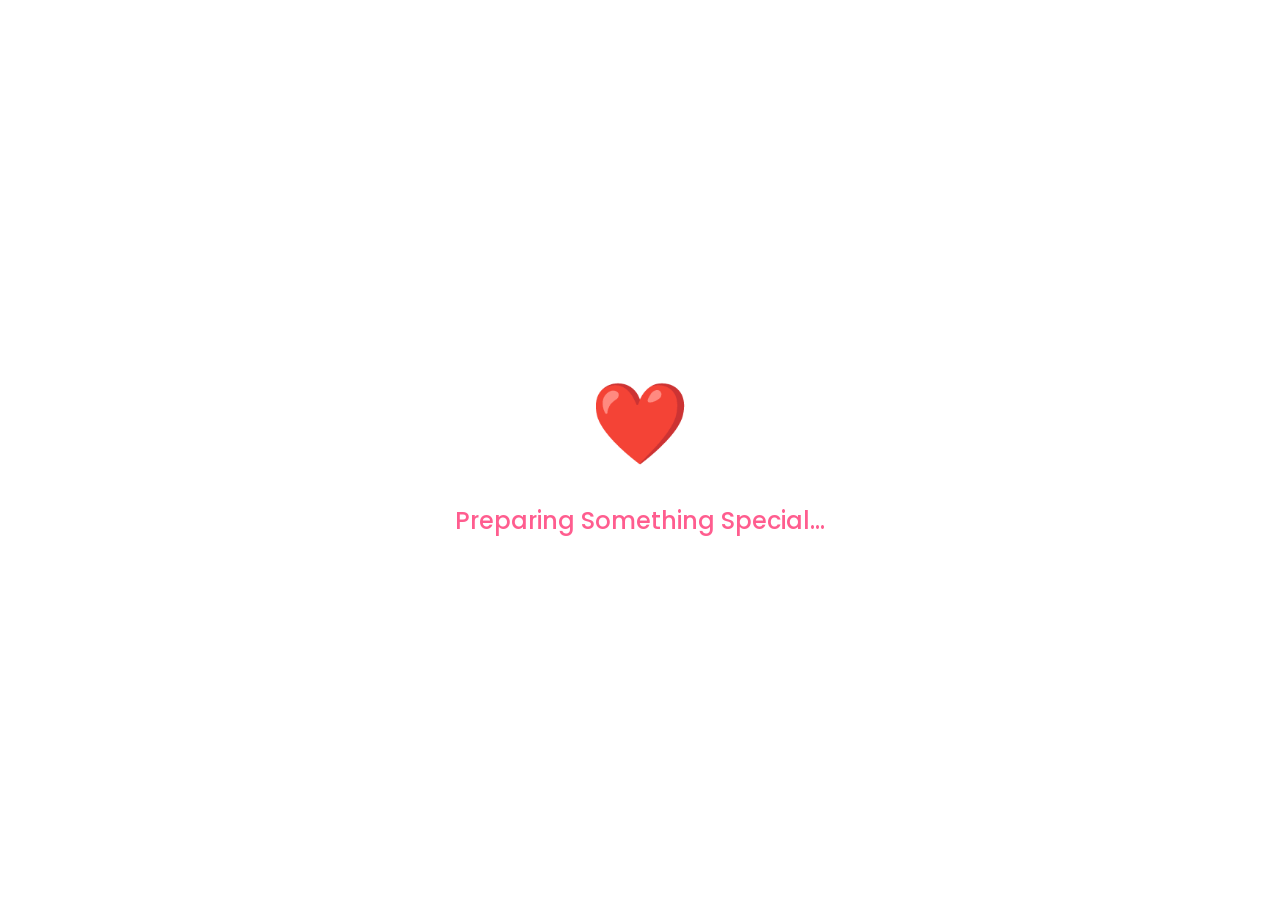
<file: index.html>
<!DOCTYPE html>
<html lang="en">

<head>

<meta charset="UTF-8">

<meta name="viewport"
content="width=device-width, initial-scale=1.0">

<title>For My Beautiful Girl ❤️</title>

<link rel="preconnect"
href="https://fonts.googleapis.com">

<link rel="preconnect"
href="https://fonts.gstatic.com"
crossorigin>

<link href="https://fonts.googleapis.com/css2?family=Poppins:wght@300;400;500;600;700&family=Dancing+Script:wght@700&display=swap"
rel="stylesheet">

<link rel="stylesheet"
href="css/style.css">

</head>

<body>

<!-- Loader -->

<div id="loader">

<div class="loader-heart">

❤️

</div>

<h2>

Preparing Something Special...

</h2>

</div>

<!-- Background -->

<div class="bg-blur bg1"></div>

<div class="bg-blur bg2"></div>

<div id="hearts"></div>

<div id="sparkles"></div>

<!-- Main -->

<section class="landing">

<div class="glass-card">

<div class="top">

<span class="emoji">

🎁

</span>

</div>

<h1>

A Little Surprise

</h1>

<h2>

Just For You

</h2>

<p>

I wanted to make something instead of just saying something.

I hope this little surprise makes you smile.

❤️

</p>

<button id="openBtn">

Open My Surprise 💌

</button>

<div class="scrollText">

Made with lots of love 🤍

</div>

</div>


</section>

<script src="js/script.js"></script>

</body>

</html>
</file>
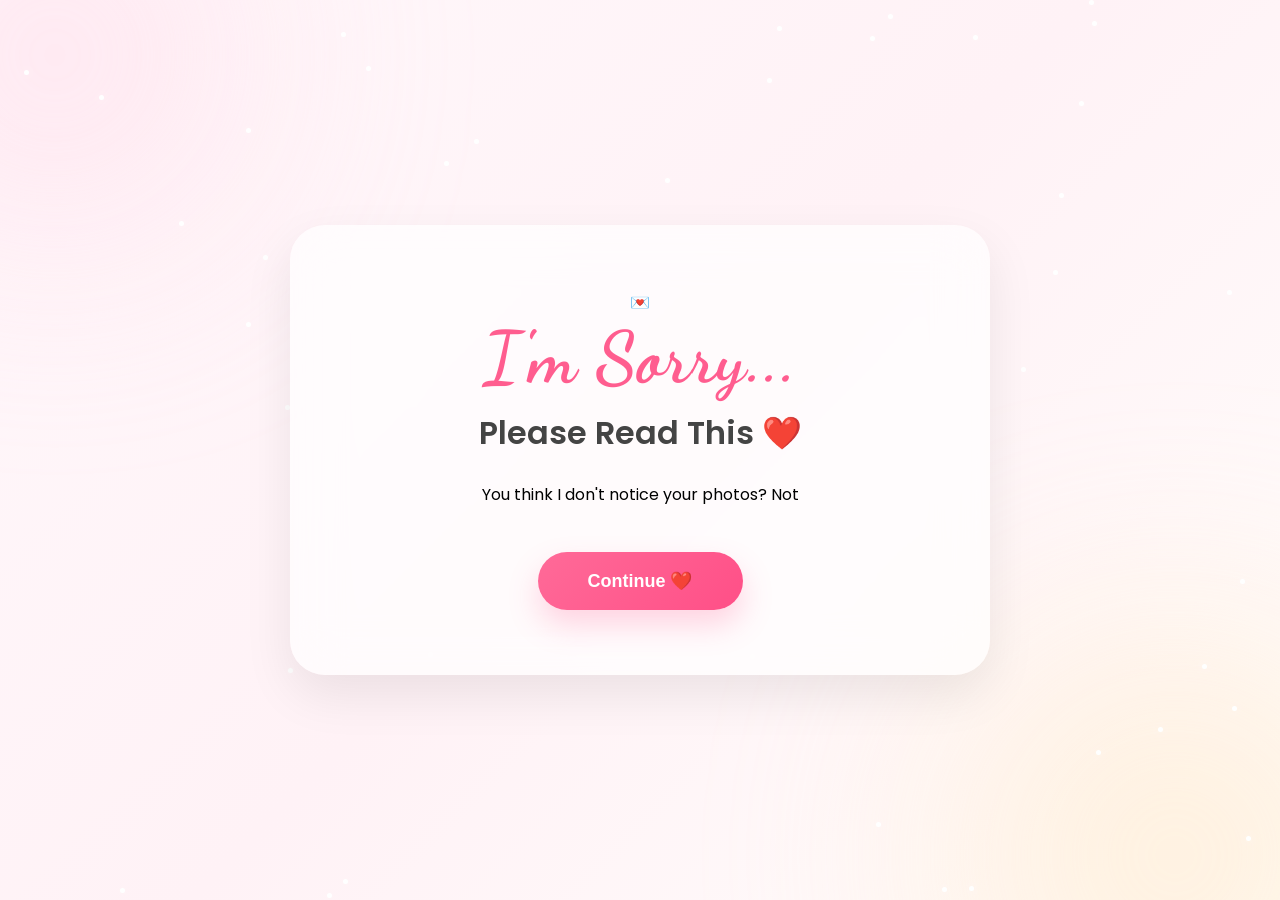
<file: apology.html>
<!DOCTYPE html>
<html lang="en">

<head>

    <meta charset="UTF-8">

    <meta name="viewport"
          content="width=device-width, initial-scale=1.0">

    <title>I'm Sorry ❤️</title>

    <link rel="preconnect"
          href="https://fonts.googleapis.com">

    <link rel="preconnect"
          href="https://fonts.gstatic.com"
          crossorigin>

    <link href="https://fonts.googleapis.com/css2?family=Poppins:wght@300;400;500;600;700&family=Dancing+Script:wght@700&display=swap"
          rel="stylesheet">

    <link rel="stylesheet"
          href="css/style.css">

</head>

<body>

    <!-- Background -->

    <div class="bg-blur bg1"></div>
    <div class="bg-blur bg2"></div>

    <div id="hearts"></div>
    <div id="sparkles"></div>

    <!-- Letter -->

    <section class="landing">

        <div class="glass-card apology-card">

            <div class="letterIcon">

                💌

            </div>

            <h1>

                I'm Sorry...

            </h1>

            <h2>

                Please Read This ❤️

            </h2>

            <div id="typewriter"
                 class="letterText">

            </div>

            <button id="continueBtn">

                Continue ❤️

            </button>

        </div>

    </section>

    <script>

        /* Letter */

        const message = `

You think I don't notice your photos?

 Not a chance.

I actually looked at them many times.

Every single day.

Every smile...

Every pose...

Every tiny little detail...

I noticed everything.

The only mistake I made...

was not reacting.

I'm truly sorry if that made you feel ignored.

Because you were never ignored.

You are beautiful.

More beautiful than you even realize.

And I wanted to tell you that in a special way.

So...

I made something just for you.

❤️

`;

        const box = document.getElementById("typewriter");

        let i = 0;

        function type() {

            if (i < message.length) {

                box.innerHTML += message.charAt(i);

                i++;

                setTimeout(type, 30);

            }

        }

        type();

        /* Continue */

        document.getElementById("continueBtn")

            .addEventListener("click", () => {

                document.body.style.opacity = "0";

                document.body.style.transition = ".8s";

                setTimeout(() => {

                    location.href = "memories.html";

                }, 800);

            });

        /* Floating Hearts */

        const hearts = document.getElementById("hearts");

        const list = ["🤍", "💕", "💖", "💗"];

        setInterval(() => {

            const h = document.createElement("div");

            h.className = "heart";

            h.innerHTML = list[Math.floor(Math.random() * list.length)];

            h.style.left = Math.random() * 100 + "%";

            h.style.animationDuration =

                6 + Math.random() * 4 + "s";

            hearts.appendChild(h);

            setTimeout(() => h.remove(), 9000);

        }, 400);

        /* Sparkles */

        const sparkles = document.getElementById("sparkles");

        for (let i = 0; i < 50; i++) {

            const s = document.createElement("div");

            s.className = "sparkle";

            s.style.left = Math.random() * 100 + "%";

            s.style.top = Math.random() * 100 + "%";

            s.style.animationDelay = Math.random() * 2 + "s";

            sparkles.appendChild(s);

        }

    </script>

</body>

</html>
</file>
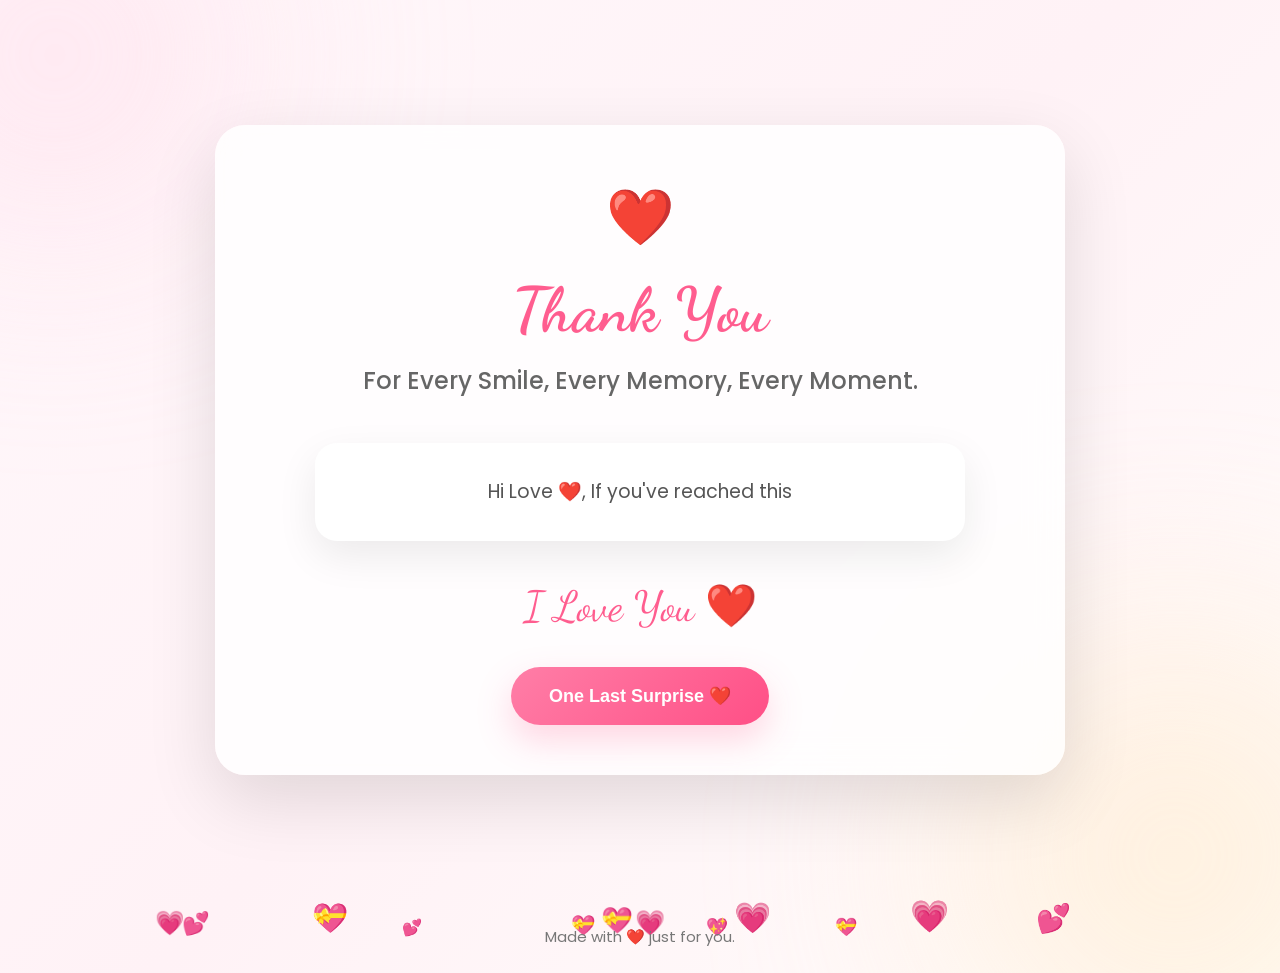
<file: ending.html>
<!DOCTYPE html>
<html lang="en">

<head>

    <meta charset="UTF-8">

    <meta name="viewport"
          content="width=device-width, initial-scale=1.0">

    <title>Forever Us ❤️</title>

    <link rel="preconnect"
          href="https://fonts.googleapis.com">

    <link rel="preconnect"
          href="https://fonts.gstatic.com"
          crossorigin>

    <link href="https://fonts.googleapis.com/css2?family=Poppins:wght@300;400;500;600;700&family=Dancing+Script:wght@700&display=swap"
          rel="stylesheet">

    <link rel="stylesheet"
          href="css/style.css">

    <link rel="stylesheet"
          href="css/animations.css">

</head>

<body>

    <!-- Background -->

    <div class="bg-blur bg1"></div>
    <div class="bg-blur bg2"></div>

    <div id="hearts"></div>
    <div id="sparkles"></div>
    <div id="petals"></div>
    <div id="confetti"></div>


    <!-- Characters -->


    <!-- Main -->

    <main class="ending-page">

        <section class="ending-card">

            <div class="love-icon">

                ❤️

            </div>

            <h1>

                Thank You

            </h1>

            <h2>

                For Every Smile,
                Every Memory,
                Every Moment.

            </h2>

            <div id="letter"
                 class="letter">

            </div>

            <div class="love-text">

                I Love You ❤️

            </div>

            <button id="foreverBtn" class="forever-btn">

    One Last Surprise ❤️

</button>

        </section>

    </main>

    <!-- Footer -->

    <footer class="ending-footer">

        Made with ❤️ just for you.

    </footer>

    <script src="js/particles.js"></script>

</body>

</html>
</file>
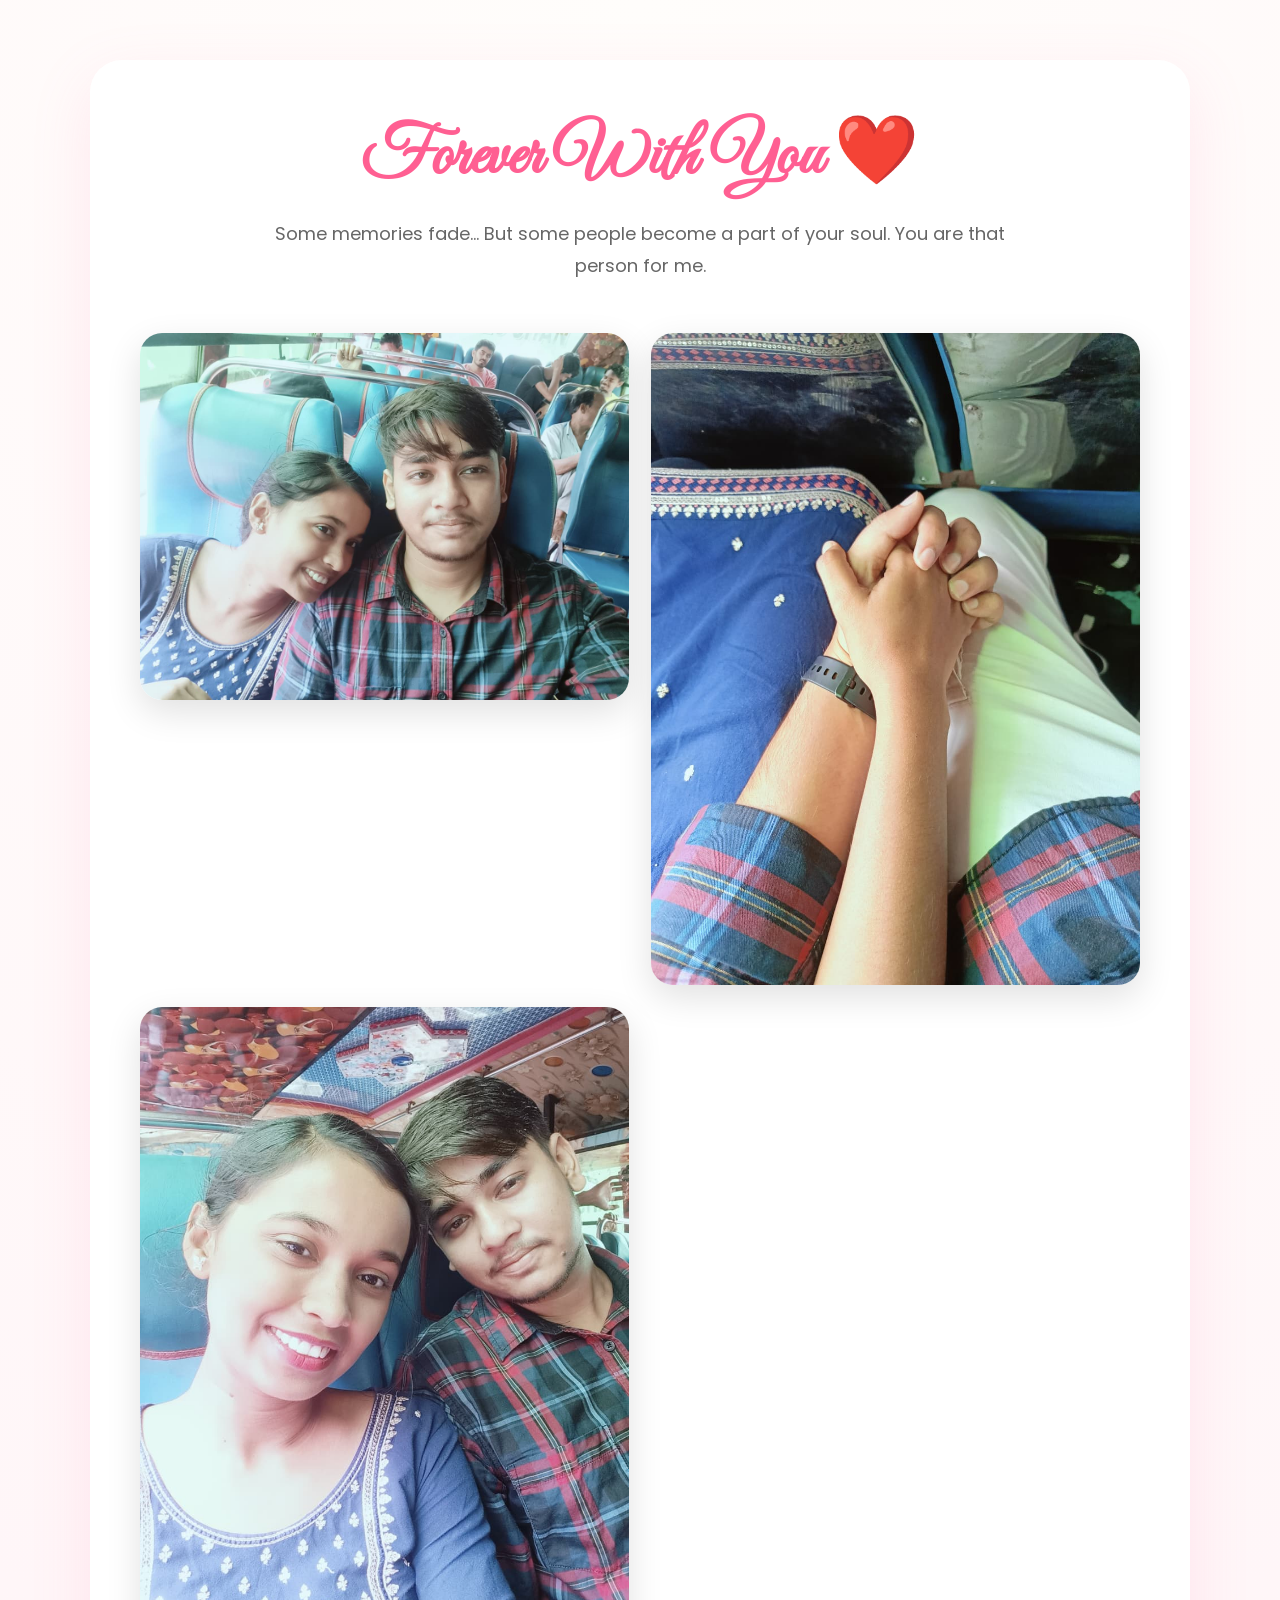
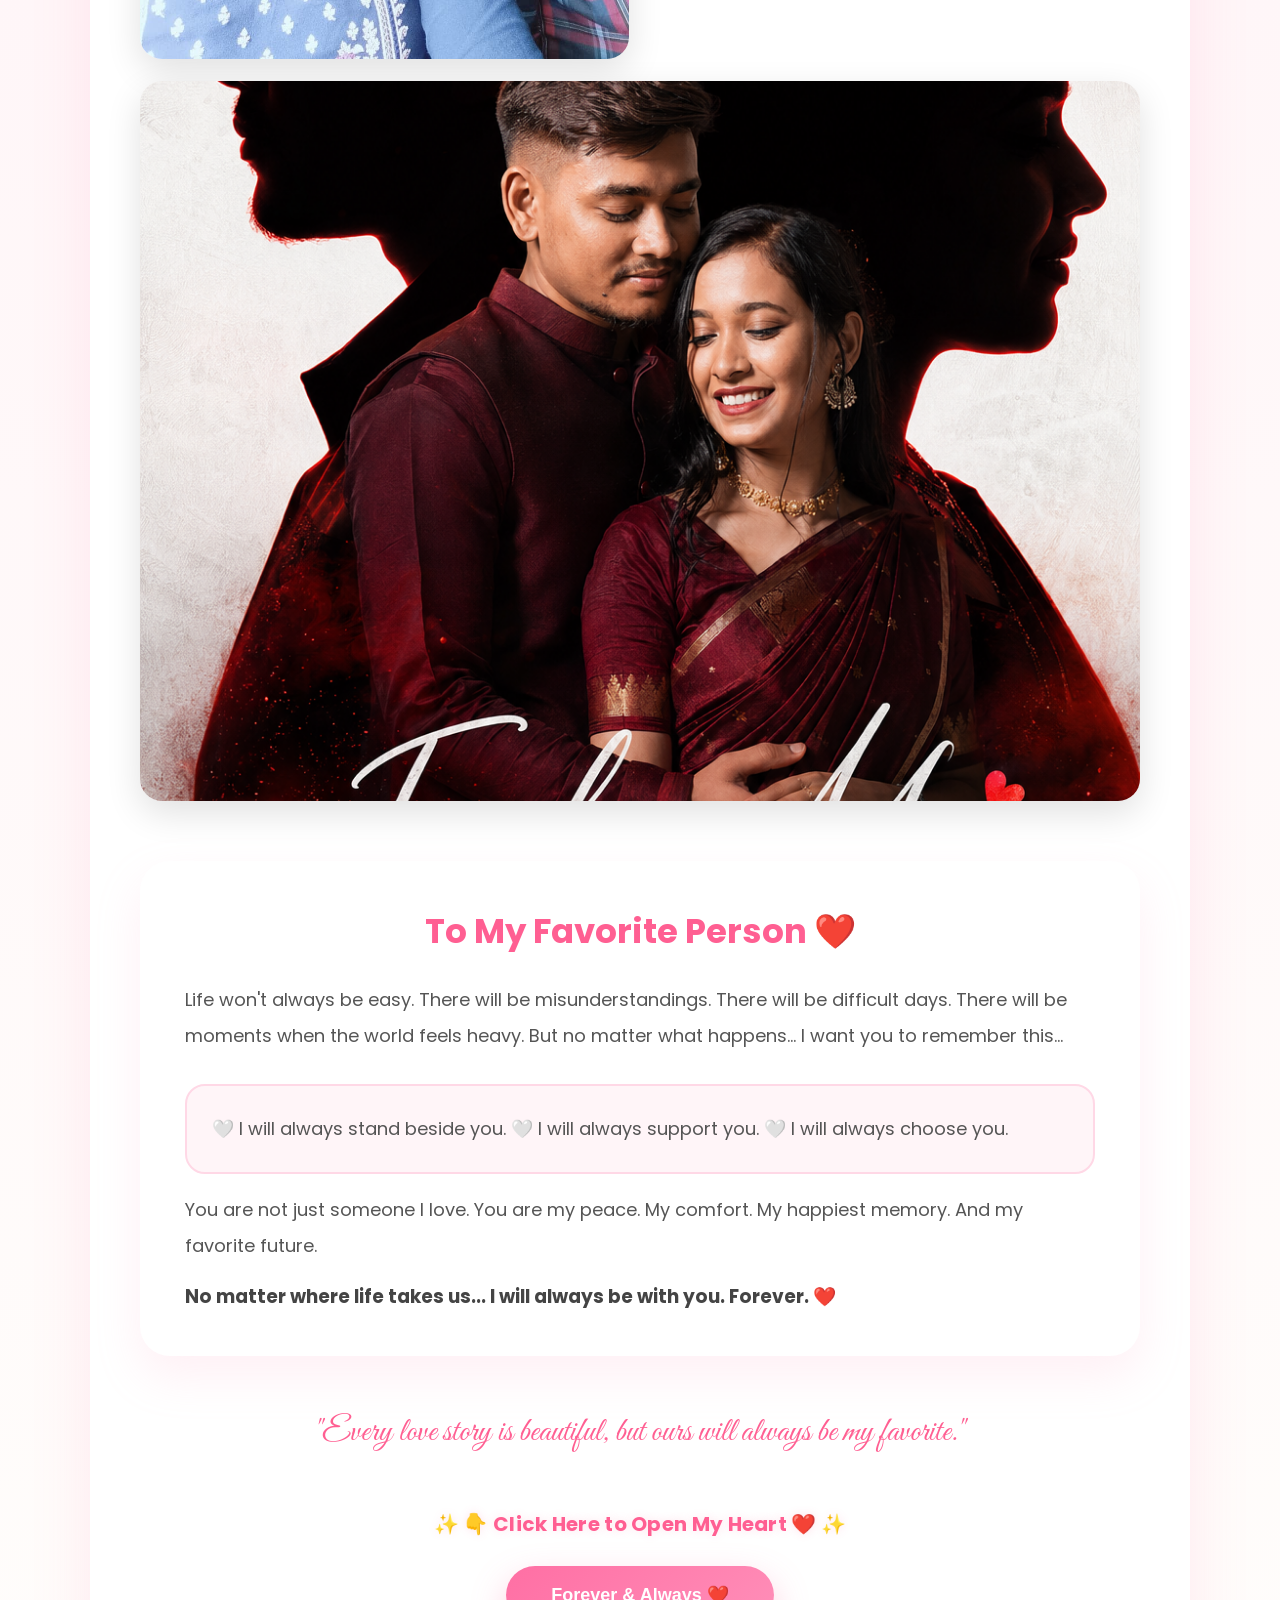
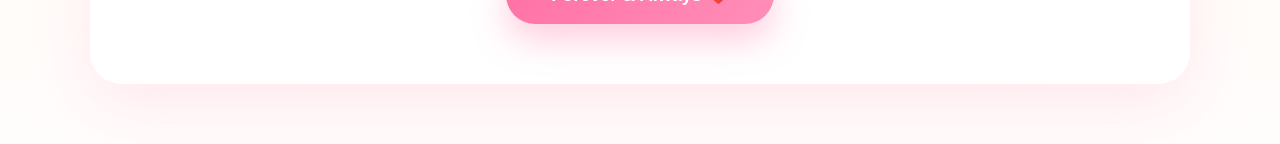
<file: forever.html>
<!DOCTYPE html>
<html lang="en">
<head>

<meta charset="UTF-8">
<meta name="viewport" content="width=device-width, initial-scale=1.0">

<title>Forever With You ❤️</title>

<link rel="stylesheet" href="css/forever.css">

<link href="https://fonts.googleapis.com/css2?family=Poppins:wght@300;400;600;700&family=Great+Vibes&display=swap" rel="stylesheet">

</head>

<body>

<div class="hearts"></div>

<div class="container">

<h1>Forever With You ❤️</h1>

<p class="subtitle">

Some memories fade...

But some people become a part of your soul.

You are that person for me.

</p>

<div class="collage">

<img src="assets/photos/couple/photo1.jpg">
<img src="assets/photos/couple/photo2.jpg">
<img src="assets/photos/couple/photo3.jpg">
<img src="assets/photos/couple/poster.png" class="poster">

</div>

<div class="letter">

<h2>To My Favorite Person ❤️</h2>

<p>

Life won't always be easy.

There will be misunderstandings.

There will be difficult days.

There will be moments when the world feels heavy.

But no matter what happens...

I want you to remember this...

</p>

<p class="promise">

🤍 I will always stand beside you.

🤍 I will always support you.

🤍 I will always choose you.

🤍 I will always pray for your happiness.

🤍 I will always hold your hand whenever life gets hard.

</p>

<p>

You are not just someone I love.

You are my peace.

My comfort.

My happiest memory.

And my favorite future.

</p>

<h3>

No matter where life takes us...

I will always be with you.

Forever.

❤️

</h3>

</div>

<div class="quote">

"Every love story is beautiful,

but ours will always be my favorite."

</div>

<div class="click-hint">

    ✨ 👇 Click Here to Open My Heart ❤️ ✨

</div>

<button id="finish">

    Forever & Always ❤️

</button>

</div>

<script src="js/forever.js"></script>

</body>

</html>
</file>
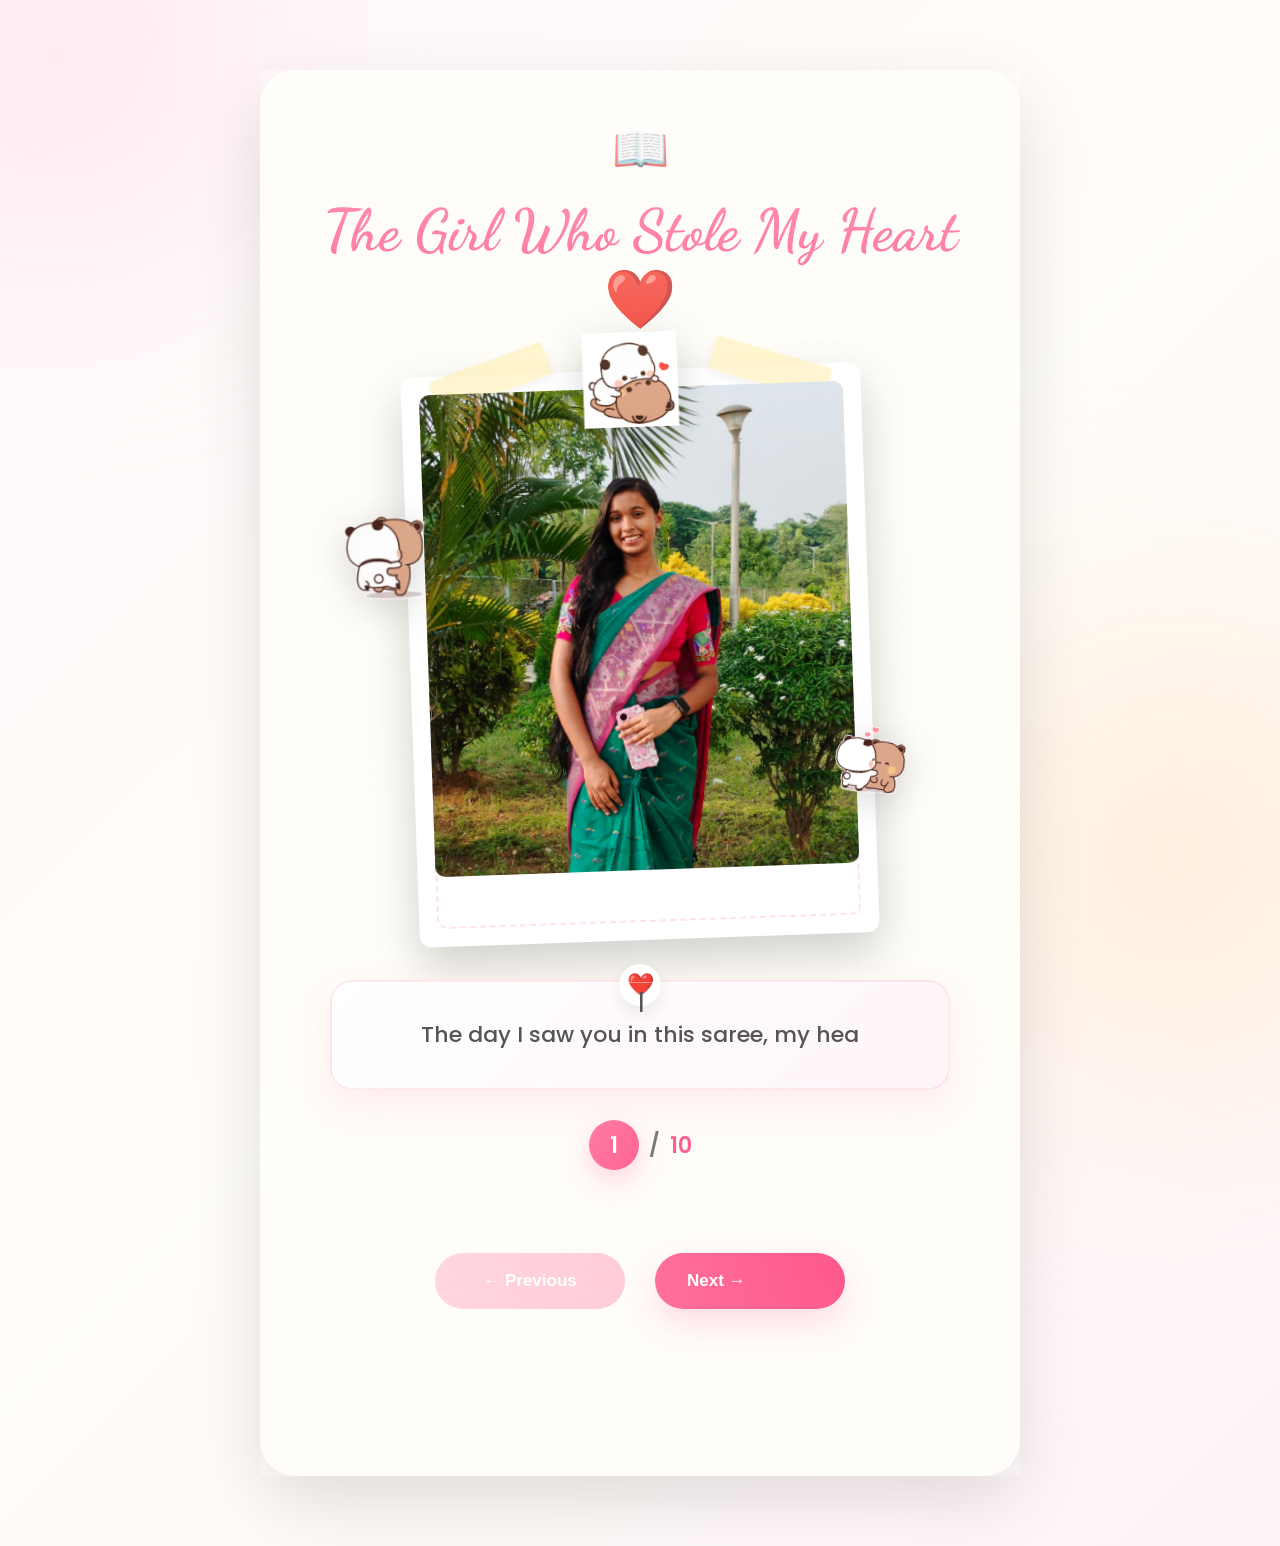
<file: memories.html>
<!DOCTYPE html>
<html lang="en">

<head>

    <meta charset="UTF-8">

    <meta name="viewport"
          content="width=device-width, initial-scale=1.0">

    <title>My Love ❤️</title>

    <link rel="preconnect"
          href="https://fonts.googleapis.com">

    <link rel="preconnect"
          href="https://fonts.gstatic.com"
          crossorigin>

    <link href="https://fonts.googleapis.com/css2?family=Poppins:wght@300;400;500;600;700&family=Dancing+Script:wght@700&display=swap"
          rel="stylesheet">

    <link rel="stylesheet"
          href="css/style.css">

    <link rel="stylesheet"
          href="css/memories.css">

</head>

<body>

    <!-- Background -->

    <div class="bg-blur bg1"></div>
    <div class="bg-blur bg2"></div>

    <div id="hearts"></div>
    <div id="sparkles"></div>

    <!-- Main -->

    <main class="memory-page">

        <section id="memoryBook">

            <div class="scrapbook">

                <!-- ==========================
                     Heading
                =========================== -->

                <div class="book-title">

                    <span>📖</span>

                    <h1>The Girl Who Stole My Heart ❤️</h1>

                </div>

                <!-- ==========================
                     Photo Frame
                =========================== -->

                <div id="photoFrame"
                     class="photo-frame">

                    <!-- Washi Tape -->

                    <div class="tape tape-left"></div>

                    <div class="tape tape-right"></div>

                    <!-- Stickers -->

                    <img src="assets/dudu/a.gif"
                         class="frame-sticker peek"
                         alt="Peek">

                    <img src="assets/dudu/b.gif"
                         class="frame-sticker hug"
                         alt="Hug">

                    <img src="assets/dudu/c.gif"
                         class="frame-sticker kiss"
                         alt="Kiss">

                    <!-- Photo -->

                    <img id="memoryImage"
                         src=""
                         alt="Memory">

                </div>

                <!-- ==========================
                     Reaction
                =========================== -->

                <div id="reactionBox"
                     class="reaction">

                </div>

                <!-- ==========================
                     Counter
                =========================== -->

                <div class="counter">

                    <span id="currentPage">

                        1

                    </span>

                    /

                    <span id="totalPages">

                        10

                    </span>

                </div>

                <!-- ==========================
                     Navigation
                =========================== -->

                <div class="navigation">

                    <button id="prevBtn">

                        ← Previous

                    </button>

                    <button id="nextBtn">

                        Next →

                    </button>

                </div>

                <!-- ==========================
                     Forever Button
                =========================== -->

                <div class="forever-container">

                    <button id="foreverBtn">

                        ❤️ Our Forever Story →

                    </button>

                </div>

                                <!-- ==========================
                     End Scrapbook
                =========================== -->

            </div>

        </section>

    </main>

    <!-- ==========================
         Floating Petals
    =========================== -->

    <div id="petals"></div>

    <!-- ==========================
         Heart / Spark Burst
    =========================== -->

    <div id="burst"></div>

    <!-- ==========================
         Scripts
    =========================== -->

    <script src="js/memories.js"></script>

</body>

</html>
</file>
<file: css/style.css>
/* ==========================================
   LOVE SURPRISE WEBSITE
   STYLE.CSS
========================================== */

:root{

--primary:#ff5d8f;
--secondary:#ff8eb3;
--light:#fff7fb;
--white:#ffffff;
--text:#555;
--shadow:0 20px 50px rgba(0,0,0,.08);

}

*{

margin:0;
padding:0;
box-sizing:border-box;

}

html{

scroll-behavior:smooth;

}

body{

    font-family:'Poppins',sans-serif;
    background:linear-gradient(135deg,#FFF8FB,#FFF2F6,#FFFDFB);
    min-height:100vh;

    overflow-x:hidden;
    overflow-y:auto;

    position:relative;

}

/* =====================
   Background Blur
===================== */

.bg-blur{

position:fixed;
border-radius:50%;
filter:blur(120px);
opacity:.55;
z-index:-2;

}

.bg1{

width:350px;
height:350px;
background:#ffd6e6;
top:-120px;
left:-120px;
animation:move1 18s infinite alternate ease-in-out;

}

.bg2{

width:450px;
height:450px;
background:#ffe8c8;
bottom:-180px;
right:-120px;
animation:move2 20s infinite alternate ease-in-out;

}

@keyframes move1{

0%{

transform:translate(0,0);

}

100%{

transform:translate(100px,80px);

}

}

@keyframes move2{

0%{

transform:translate(0,0);

}

100%{

transform:translate(-120px,-80px);

}

}

/* =====================
 Loader
===================== */

#loader{

position:fixed;
inset:0;
background:#fff;
display:flex;
flex-direction:column;
justify-content:center;
align-items:center;
z-index:9999;

}

.loader-heart{

font-size:80px;
animation:beat 1s infinite;

}

@keyframes beat{

0%{

transform:scale(1);

}

50%{

transform:scale(1.2);

}

100%{

transform:scale(1);

}

}

#loader h2{

margin-top:20px;
color:var(--primary);
font-weight:500;
font-size:24px;

}

/* =====================
 Landing
===================== */

.landing{

width:100%;
height:100vh;
display:flex;
justify-content:center;
align-items:center;
padding:30px;
position:relative;

}

/* =====================
 Glass Card
===================== */

.glass-card{

width:700px;
max-width:92%;

background:rgba(255,255,255,.68);

backdrop-filter:blur(25px);

padding:65px;

border-radius:35px;

box-shadow:var(--shadow);

text-align:center;

animation:cardEnter 1.2s ease;

position:relative;

overflow:hidden;

}

.glass-card::before{

content:"";

position:absolute;

left:-40%;

top:-60%;

width:220px;

height:600px;

background:rgba(255,255,255,.3);

transform:rotate(25deg);

animation:shine 6s infinite;

}

@keyframes shine{

0%{

left:-60%;

}

100%{

left:160%;

}

}

@keyframes cardEnter{

from{

opacity:0;

transform:translateY(60px) scale(.95);

}

to{

opacity:1;

transform:none;

}

}

/* =====================
 Text
===================== */

.top{

font-size:55px;
margin-bottom:10px;

}

.glass-card h1{

font-family:'Dancing Script',cursive;

font-size:72px;

color:var(--primary);

margin-bottom:8px;

}

.glass-card h2{

font-size:32px;

font-weight:600;

margin-bottom:25px;

color:#444;

}

.glass-card p{

font-size:20px;

line-height:38px;

color:#666;

max-width:520px;

margin:auto;

}

/* =====================
 Button
===================== */

button{

margin-top:45px;

padding:18px 50px;

border:none;

border-radius:50px;

background:linear-gradient(135deg,#ff6a98,#ff4f87);

color:#fff;

font-size:18px;

font-weight:600;

cursor:pointer;

transition:.35s;

box-shadow:0 15px 30px rgba(255,93,143,.25);

}

button:hover{

transform:translateY(-5px);

box-shadow:0 20px 40px rgba(255,93,143,.35);

}

button:active{

transform:scale(.97);

}

/* =====================
 Footer Text
===================== */

.scrollText{

margin-top:35px;

font-size:15px;

color:#999;

letter-spacing:2px;

}

/* =====================
 Dudu
===================== */

.dudu{

position:absolute;

width:180px;

pointer-events:none;

user-select:none;

animation:floatDudu 3s ease-in-out infinite;

}

.left{

left:30px;

bottom:20px;

}

.right{

right:30px;

bottom:20px;

animation-delay:1.5s;

}

@keyframes floatDudu{

0%,100%{

transform:translateY(0);

}

50%{

transform:translateY(-18px);

}

}

/* =====================
 Floating Hearts
===================== */

#hearts{

position:fixed;

inset:0;

pointer-events:none;

overflow:hidden;

z-index:-1;

}

.heart{

position:absolute;

bottom:-40px;

font-size:22px;

opacity:.65;

animation:heartFloat linear forwards;

}

@keyframes heartFloat{

0%{

transform:translateY(0) rotate(0deg);

opacity:0;

}

15%{

opacity:1;

}

100%{

transform:translateY(-120vh) rotate(360deg);

opacity:0;

}

}

/* =====================
 Sparkles
===================== */

#sparkles{

position:fixed;

inset:0;

pointer-events:none;

z-index:-1;

}

.sparkle{

position:absolute;

width:5px;

height:5px;

border-radius:50%;

background:white;

box-shadow:0 0 12px white;

animation:twinkle 2s infinite;

}

@keyframes twinkle{

0%,100%{

opacity:.2;

transform:scale(.6);

}

50%{

opacity:1;

transform:scale(1.4);

}

}

/* =====================
 Responsive
===================== */

@media(max-width:768px){

.glass-card{

padding:45px 25px;

}

.glass-card h1{

font-size:52px;

}

.glass-card h2{

font-size:24px;

}

.glass-card p{

font-size:17px;

line-height:32px;

}

button{

width:100%;

}

.dudu{

width:110px;

}

.left{

left:5px;

}

.right{

right:5px;

}

}

.forever-btn{

    margin-top:35px;

    padding:18px 42px;

    border:none;

    border-radius:50px;

    cursor:pointer;

    font-size:18px;

    font-weight:600;

    color:white;

    background:linear-gradient(
    135deg,
    #ff5f92,
    #ff89b4);

    box-shadow:
    0 15px 35px rgba(255,100,150,.35);

    transition:.35s;

}

.forever-btn:hover{

    transform:
    translateY(-5px)
    scale(1.05);

    box-shadow:
    0 25px 45px rgba(255,100,150,.45);

}

.forever-btn:active{

    transform:scale(.98);

}
</file>
<file: css/animations.css>
/* ==========================================
   ENDING PAGE
   Responsive
========================================== */

:root{

    --pink:#ff5d8f;
    --pink2:#ff8eb3;
    --paper:#fffdfb;

}

.ending-page{

    min-height:100vh;

    display:flex;

    justify-content:center;

    align-items:center;

    padding:40px 20px;

    position:relative;

}

.ending-card{

    width:850px;

    max-width:100%;

    background:rgba(255,255,255,.82);

    backdrop-filter:blur(18px);

    border-radius:30px;

    padding:50px 40px;

    text-align:center;

    box-shadow:

    0 25px 70px rgba(0,0,0,.12);

    position:relative;

    overflow:hidden;

}

/* ==========================
   Heart
========================== */

.love-icon{

    font-size:55px;

    animation:heartBeat 1.5s infinite;

}

@keyframes heartBeat{

    0%,100%{

        transform:scale(1);

    }

    50%{

        transform:scale(1.18);

    }

}

/* ==========================
   Titles
========================== */

.ending-card h1{

    margin-top:15px;

    font-family:"Dancing Script",cursive;

    font-size:62px;

    color:var(--pink);

}

.ending-card h2{

    margin-top:12px;

    color:#666;

    font-weight:500;

    line-height:1.8;

    font-size:24px;

}

/* ==========================
   Letter
========================== */

.letter{

    margin:40px auto;

    max-width:650px;

    background:white;

    border-radius:22px;

    padding:30px;

    line-height:2;

    color:#555;

    font-size:19px;

    box-shadow:

    0 15px 40px rgba(0,0,0,.08);

}

/* ==========================
   Love Text
========================== */

.love-text{

    font-size:42px;

    color:var(--pink);

    font-family:"Dancing Script",cursive;

    animation:glowLove 2.2s infinite;

}

@keyframes glowLove{

    0%,100%{

        transform:scale(1);

        text-shadow:none;

    }

    50%{

        transform:scale(1.06);

        text-shadow:

        0 0 18px rgba(255,93,143,.5);

    }

}

/* ==========================
   Restart Button
========================== */

#foreverBtn{

    margin-top:35px;

    border:none;

    cursor:pointer;

    padding:18px 38px;

    border-radius:999px;

    background:linear-gradient(

    135deg,

    #ff7ea7,

    #ff4f86

    );

    color:white;

    font-size:18px;

    font-weight:600;

    transition:.35s;

    box-shadow:

    0 15px 35px rgba(255,93,143,.25);

}

#foreverBtn:hover{

    transform:

    translateY(-4px)

    scale(1.03);

}

/* ==========================
   Footer
========================== */

.ending-footer{

    text-align:center;

    padding:25px;

    color:#777;

    font-size:15px;

}

/* ==========================
   Characters
========================== */

.ending-buddy{

    position:fixed;

    width:150px;

    bottom:25px;

    pointer-events:none;

    animation:buddyFloat 3.5s ease-in-out infinite;

}

.left{

    left:20px;

}

.right{

    right:20px;

    animation-delay:1.5s;

}

@keyframes buddyFloat{

    0%,100%{

        transform:translateY(0);

    }

    50%{

        transform:translateY(-16px);

    }

}

/* ==========================
   Confetti
========================== */

#confetti{

    position:fixed;

    inset:0;

    pointer-events:none;

    overflow:hidden;

}

.confetti{

    position:absolute;

    width:10px;

    height:18px;

    border-radius:4px;

    animation:confettiFall linear forwards;

}

@keyframes confettiFall{

    from{

        transform:

        translateY(-40px)

        rotate(0deg);

        opacity:1;

    }

    to{

        transform:

        translateY(110vh)

        rotate(720deg);

        opacity:0;

    }

}

/* ==========================
   Mobile
========================== */

@media(max-width:768px){

    .ending-page{

        padding:20px 12px 40px;

    }

    .ending-card{

        padding:28px 20px;

        border-radius:22px;

    }

    .love-icon{

        font-size:42px;

    }

    .ending-card h1{

        font-size:42px;

    }

    .ending-card h2{

        font-size:18px;

        line-height:1.6;

    }

    .letter{

        padding:20px;

        font-size:16px;

        line-height:1.8;

        margin:25px auto;

    }

    .love-text{

        font-size:32px;

    }

    #foreverBtn{

        width:100%;

        padding:15px;

        font-size:16px;

    }

    .ending-buddy{

        width:80px;

        bottom:10px;

    }

    .ending-footer{

        font-size:13px;

        padding:18px;

    }

}

@media(max-width:420px){

    .ending-card h1{

        font-size:34px;

    }

    .ending-card h2{

        font-size:16px;

    }

    .love-text{

        font-size:28px;

    }

    .letter{

        font-size:15px;

    }

}
</file>
<file: css/forever.css>
/* ==========================================
   forever.css
========================================== */

*{
    margin:0;
    padding:0;
    box-sizing:border-box;
}

body{

    font-family:"Poppins",sans-serif;

    background:
    radial-gradient(circle at top,#fffdfb,#fff6f8,#fffdfb);

    overflow-x:hidden;

    min-height:100vh;

    color:#444;

}

/* ========================= */

.container{

    width:min(1100px,92%);

    margin:60px auto;

    background:rgba(255,255,255,.92);

    backdrop-filter:blur(20px);

    border-radius:32px;

    padding:50px;

    box-shadow:
    0 20px 60px rgba(255,120,170,.15);

    position:relative;

    overflow:hidden;

}

/* ========================= */

h1{

    font-family:"Great Vibes",cursive;

    font-size:68px;

    color:#ff5f92;

    text-align:center;

    margin-bottom:18px;

}

/* ========================= */

.subtitle{

    text-align:center;

    max-width:760px;

    margin:auto;

    font-size:18px;

    line-height:1.8;

    color:#666;

    margin-bottom:50px;

}

/* ========================= */
/* COLLAGE */
/* ========================= */

.collage{

    display:grid;

    grid-template-columns:1fr 1fr;

    gap:22px;

    margin-bottom:60px;

}

.collage img{

    width:100%;

    border-radius:22px;

    object-fit:cover;

    box-shadow:
    0 12px 35px rgba(0,0,0,.12);

    transition:.4s;

    cursor:pointer;

}

.collage img:hover{

    transform:
    scale(1.04)
    rotate(1deg);

}

.poster{

    grid-column:1/3;

    max-height:720px;

}

/* ========================= */

.quote-card{

    background:#fff;

    border-radius:22px;

    padding:25px;

    text-align:center;

    box-shadow:
    0 12px 30px rgba(255,150,190,.12);

    margin-bottom:25px;

    transition:.35s;

}

.quote-card:hover{

    transform:translateY(-8px);

}

.quote-card h3{

    color:#ff5f92;

    margin-bottom:10px;

}

.quote-card p{

    color:#666;

    line-height:1.8;

}

/* ========================= */

.letter{

    background:white;

    border-radius:30px;

    padding:45px;

    margin-top:40px;

    box-shadow:
    0 20px 45px rgba(255,170,200,.18);

}

.letter h2{

    color:#ff5f92;

    text-align:center;

    margin-bottom:25px;

    font-size:34px;

}

.letter p{

    font-size:18px;

    line-height:2;

    color:#555;

    margin-bottom:18px;

}

/* ========================= */

.promise{

    background:#fff5f8;

    border:2px solid #ffd8e6;

    border-radius:20px;

    padding:25px;

    margin:30px 0;

}

.promise div{

    margin:15px 0;

    font-size:18px;

}

/* ========================= */

.final-text{

    text-align:center;

    margin-top:35px;

}

.final-text h2{

    font-size:46px;

    color:#ff5f92;

    margin-bottom:20px;

    font-family:"Great Vibes",cursive;

}

.final-text p{

    font-size:20px;

    line-height:2;

}

/* ========================= */

.quote{

    margin:55px auto;

    max-width:700px;

    text-align:center;

    font-size:34px;

    font-family:"Great Vibes",cursive;

    color:#ff5f92;

}

/* ========================= */

button{

    display:block;

    margin:45px auto 10px;

    padding:18px 45px;

    border:none;

    border-radius:50px;

    background:linear-gradient(
    135deg,
    #ff6fa4,
    #ff8eb8);

    color:white;

    font-size:18px;

    font-weight:600;

    cursor:pointer;

    transition:.35s;

    box-shadow:
    0 15px 35px rgba(255,110,160,.35);

}

button:hover{

    transform:
    translateY(-5px)
    scale(1.05);

}

/* ========================= */
/* FLOATING HEARTS */
/* ========================= */

.hearts{

    position:fixed;

    inset:0;

    overflow:hidden;

    pointer-events:none;

}

.heart{

    position:absolute;

    font-size:24px;

    animation:floatHeart linear forwards;

}

@keyframes floatHeart{

    from{

        transform:
        translateY(120vh)
        scale(.7);

        opacity:1;

    }

    to{

        transform:
        translateY(-120px)
        scale(1.4);

        opacity:0;

    }

}

/* ========================= */
/* DUDU & BUBU */
/* ========================= */

.dudu{

    position:fixed;

    width:120px;

    left:25px;

    bottom:25px;

    animation:float 3s ease-in-out infinite;

}

.bubu{

    position:fixed;

    width:120px;

    right:25px;

    bottom:25px;

    animation:float 3s ease-in-out infinite .8s;

}

@keyframes float{

    0%,100%{

        transform:translateY(0);

    }

    50%{

        transform:translateY(-12px);

    }

}

/* ========================= */
/* THANK YOU OVERLAY */
/* ========================= */

.overlay{

    position:fixed;
    inset:0;

    background:rgba(255,255,255,.96);

    display:flex;
    flex-direction:column;

    justify-content:flex-start;

    align-items:center;

    overflow-y:auto;

    padding:70px 30px 50px;

    opacity:0;
    visibility:hidden;

    transition:.8s;

    z-index:999;

    text-align:center;

    scroll-behavior:smooth;

}

.overlay.show{

    opacity:1;

    visibility:visible;

}

.overlay h1{

    font-size:70px;

    margin-bottom:25px;

}

.overlay p{

    font-size:22px;

    line-height:2;

    color:#555;

}

/* ========================= */

.fade-up{

    opacity:0;

    transform:translateY(40px);

    transition:.8s;

}

.fade-up.show{

    opacity:1;

    transform:translateY(0);

}

/* ========================= */

@media(max-width:900px){

.container{

padding:28px;

}

h1{

font-size:48px;

}

.collage{

grid-template-columns:1fr;

}

.poster{

grid-column:auto;

}

.quote{

font-size:28px;

}

.letter{

padding:28px;

}

.final-text h2{

font-size:36px;

}

.dudu,
.bubu{

width:80px;

}

}

/* ==========================================
   Click Hint
========================================== */

.click-hint{

    text-align:center;

    margin-top:20px;

    margin-bottom:-18px;

    font-size:20px;

    font-weight:700;

    color:#ff5f92;

    animation:hintFloat 1.8s ease-in-out infinite;

    user-select:none;

    letter-spacing:.3px;

    text-shadow:
        0 0 10px rgba(255,95,146,.18);

}

@keyframes hintFloat{

    0%,100%{

        transform:translateY(0);

        opacity:.85;

    }

    50%{

        transform:translateY(-8px);

        opacity:1;

    }

}

/* Mobile */

@media(max-width:900px){

    .click-hint{

        font-size:17px;

        margin-top:15px;

        margin-bottom:-8px;

    }

}
</file>
<file: css/memories.css>
/* ==========================================
   MEMORIES.CSS
   Part 1 - Layout & Scrapbook
========================================== */

:root{

    --paper:#fffdf8;
    --pink:#ff5d8f;
    --pink-light:#ffd8e7;
    --cream:#fff7ef;
    --shadow:0 20px 60px rgba(0,0,0,.12);
    --radius:28px;

}

body{

    overflow-x:hidden;
    min-height:100vh;
    background:linear-gradient(135deg,#fff8fb,#fffdf8,#fff4f8);

}

/* ==========================
   Main Layout
========================== */

.memory-page{

    width:100%;
    min-height:100vh;

    display:flex;
    justify-content:center;
    align-items:center;

    gap:60px;

    padding:70px 40px;

    position:relative;

}

/* ==========================
   Side Characters
========================== */

.buddy{

    width:180px;

    user-select:none;

    pointer-events:none;

    animation:buddyFloat 3.5s ease-in-out infinite;

}

.buddy-right{

    animation-delay:1.5s;

}

@keyframes buddyFloat{

    0%,100%{

        transform:translateY(0);

    }

    50%{

        transform:translateY(-18px);

    }

}

/* ==========================
   Scrapbook
========================== */

.scrapbook{

    width:760px;

    max-width:100%;

    background:var(--paper);

    border-radius:36px;

    padding:45px;

    position:relative;

    overflow:hidden;

    box-shadow:
    0 25px 70px rgba(0,0,0,.12),
    inset 0 0 0 2px rgba(255,255,255,.5);

}

/* Paper texture */

.scrapbook::before{

    content:"";

    position:absolute;

    inset:0;

    background-image:

    radial-gradient(circle at 1px 1px,
    rgba(0,0,0,.03) 1px,
    transparent 0);

    background-size:16px 16px;

    opacity:.35;

    pointer-events:none;

}

.scrapbook::after{

    content:"";

    position:absolute;

    inset:0;

    background:linear-gradient(

        rgba(255,255,255,.45),

        transparent 25%,

        transparent 75%,

        rgba(255,255,255,.3)

    );

    pointer-events:none;

}

/* ==========================
   Heading
========================== */

.book-title{

    text-align:center;

    margin-bottom:35px;

}

.book-title span{

    display:block;

    font-size:46px;

    margin-bottom:12px;

}

.book-title h1{

    font-family:'Dancing Script',cursive;

    font-size:58px;

    color:var(--pink);

    font-weight:700;

}

/* ==========================
   Polaroid Frame
========================== */

.photo-frame{

    width:460px;

    height:570px;

    margin:auto;

    background:white;

    border-radius:12px;

    padding:18px 18px 70px;

    position:relative;

    transform:rotate(-2deg);

    transition:.5s;

    box-shadow:

    0 20px 45px rgba(0,0,0,.18);

}

.photo-frame:hover{

    transform:rotate(0deg) scale(1.02);

}

.photo-frame{

    overflow:visible;

}

.scrapbook{

    overflow:visible;

}

.photo-frame::before{

    content:"";

    position:absolute;

    inset:18px;

    border:2px dashed rgba(255,180,200,.4);

    border-radius:10px;

    pointer-events:none;

}

/* ==========================
   Image
========================== */

#memoryImage{

    width:100%;

    height:100%;

    object-fit:cover;

    border-radius:10px;

    display:block;

    background:#f7f7f7;

    transition:.6s;

}

/* ==========================
   Washi Tape
========================== */

.tape{

    position:absolute;

    width:120px;

    height:34px;

    background:

    rgba(255,240,180,.75);

    border-radius:4px;

    opacity:.9;

    box-shadow:

    0 4px 8px rgba(0,0,0,.06);

}

.tape-left{

    left:30px;

    top:-14px;

    transform:rotate(-18deg);

}

.tape-right{

    right:30px;

    top:-14px;

    transform:rotate(18deg);

}

/* ==========================
   Stickers
========================== */
/* =================================
   DUDU & BUBU STICKERS
================================= */

.frame-sticker{
    position:absolute;
    z-index:20;
    pointer-events:none;
    user-select:none;
    filter:drop-shadow(0 8px 18px rgba(0,0,0,.15));
    animation:stickerFloat 3.5s ease-in-out infinite;
}
/* Peeking */

.peek{

    width:95px;

    top:-38px;

    left:50%;

    transform:translateX(-50%);

}

/* Hug */

.hug{

    width:95px;

    left:-65px;

    top:130px;

    animation-delay:.5s;

}

/* Kiss */

.kiss{

    width:72px;

    right:-32px;

    top:360px;      /* Move it lower */

    transform:rotate(10deg);

    animation-delay:1.5s;
}

@keyframes stickerFloat{

    0%,100%{

        transform:
            translateY(0);

    }

    50%{

        transform:
            translateY(-8px);

    }

}

/* ==========================================
   PART 2
   Reaction • Counter • Navigation
========================================== */

/* ==========================
   Reaction Card
========================== */

.reaction{

    width:100%;

    max-width:620px;

    margin:40px auto 0;

    padding:24px 28px;

    background:linear-gradient(
        135deg,
        rgba(255,255,255,.92),
        rgba(255,245,248,.96)
    );

    border-radius:22px;

    border:2px solid rgba(255,170,195,.25);

    box-shadow:
        0 15px 35px rgba(255,120,170,.12);

    color:#555;

    text-align:center;

    font-size:22px;

    font-weight:500;

    line-height:40px;

    min-height:110px;

    display:flex;

    justify-content:center;

    align-items:center;

    position:relative;

    transition:.45s;

    font-family:
    "Poppins",
    "Segoe UI Emoji",
    "Apple Color Emoji",
    "Noto Color Emoji",
    sans-serif;

}

.reaction:hover{

    transform:translateY(-4px);

    box-shadow:
        0 20px 40px rgba(255,120,170,.18);

}

.reaction::before{

    content:"❤️";

    position:absolute;

    top:-18px;

    left:50%;

    transform:translateX(-50%);

    width:42px;

    height:42px;

    display:flex;

    justify-content:center;

    align-items:center;

    background:white;

    border-radius:50%;

    box-shadow:0 8px 18px rgba(0,0,0,.08);

}

.reaction::after{

    content:"";

    position:absolute;

    inset:0;

    border-radius:22px;

    border:1px solid rgba(255,255,255,.45);

    pointer-events:none;

}

/* ==========================
   Counter
========================== */

.counter{

    margin-top:30px;

    display:flex;

    justify-content:center;

    align-items:center;

    gap:10px;

    font-size:22px;

    font-weight:600;

    color:#777;

}

#currentPage{

    width:50px;

    height:50px;

    border-radius:50%;

    background:linear-gradient(
        135deg,
        #ff7ea7,
        #ff5d8f
    );

    color:white;

    display:flex;

    justify-content:center;

    align-items:center;

    box-shadow:
        0 10px 25px rgba(255,93,143,.25);

}

#totalPages{

    color:var(--pink);

}

/* ==========================
   Navigation
========================== */

.navigation{

    display:flex;

    justify-content:center;

    align-items:center;

    gap:30px;

    margin-top:38px;

    flex-wrap:wrap;

}

/* ==========================
   Buttons
========================== */

.navigation button{

    min-width:190px;

    padding:18px 32px;

    border:none;

    border-radius:999px;

    cursor:pointer;

    font-size:17px;

    font-weight:600;

    color:white;

    background:linear-gradient(
        135deg,
        #ff77a5,
        #ff5d8f
    );

    box-shadow:
        0 15px 30px rgba(255,93,143,.22);

    transition:.35s;

    position:relative;

    overflow:hidden;

}

.navigation button:hover{

    transform:translateY(-5px);

    box-shadow:
        0 20px 35px rgba(255,93,143,.32);

}

.navigation button:active{

    transform:scale(.96);

}

/* Shine */

.navigation button::before{

    content:"";

    position:absolute;

    top:-40%;

    left:-120%;

    width:60px;

    height:220%;

    background:rgba(255,255,255,.35);

    transform:rotate(25deg);

    transition:.8s;

}

.navigation button:hover::before{

    left:140%;

}

/* Previous */

#prevBtn{

    background:linear-gradient(
        135deg,
        #ff9dbd,
        #ff7ea7
    );

}

/* Next */

#nextBtn{

    background:linear-gradient(
        135deg,
        #ff5d8f,
        #ff3d78
    );

}

/* Disabled */

.navigation button:disabled{

    opacity:.45;

    cursor:not-allowed;

    transform:none;

    box-shadow:none;

}

/* ==========================
   Fade Helpers
========================== */

.fade-out{

    opacity:0;

    transform:scale(.96);

}

.fade-in{

    opacity:1;

    transform:scale(1);

}

/* ==========================
   Typewriter Cursor
========================== */

.typing::after{

    content:"|";

    margin-left:3px;

    animation:blink .8s infinite;

}

@keyframes blink{

    0%,100%{

        opacity:1;

    }

    50%{

        opacity:0;

    }

}

/* ==========================
   Selection
========================== */

::selection{

    background:#ff8eb3;

    color:white;

}

/* ==========================================
   PART 3
   Animations • Petals • Sparkles
========================================== */

/* ==========================
   Photo Change Animation
========================== */

.photo-enter{

    animation:photoEnter .7s ease forwards;

}

.photo-exit{

    animation:photoExit .45s ease forwards;

}

@keyframes photoEnter{

    0%{

        opacity:0;

        transform:
            rotate(-6deg)
            scale(.88);

        filter:blur(6px);

    }

    100%{

        opacity:1;

        transform:
            rotate(0deg)
            scale(1);

        filter:blur(0);

    }

}

@keyframes photoExit{

    0%{

        opacity:1;

        transform:scale(1);

    }

    100%{

        opacity:0;

        transform:
            rotate(5deg)
            scale(.92);

        filter:blur(5px);

    }

}

/* ==========================
   Scrapbook Page Turn
========================== */

.page-turn{

    animation:pageTurn .8s ease;

    transform-origin:center;

}

@keyframes pageTurn{

    0%{

        transform:
            perspective(1200px)
            rotateY(0deg);

    }

    50%{

        transform:
            perspective(1200px)
            rotateY(-12deg)
            scale(.98);

    }

    100%{

        transform:
            perspective(1200px)
            rotateY(0deg);

    }

}

/* ==========================
   Reaction Animation
========================== */

.reaction-show{

    animation:reactionShow .7s ease;

}

@keyframes reactionShow{

    0%{

        opacity:0;

        transform:
            translateY(25px)
            scale(.96);

    }

    100%{

        opacity:1;

        transform:none;

    }

}

/* ==========================
   Floating Petals
========================== */

#petals{

    position:fixed;

    inset:0;

    overflow:hidden;

    pointer-events:none;

    z-index:5;

}

.petal{

    position:absolute;

    top:-60px;

    font-size:22px;

    opacity:.85;

    animation:petalFall linear forwards;

}

@keyframes petalFall{

    0%{

        transform:
            translateY(-60px)
            rotate(0deg);

        opacity:0;

    }

    10%{

        opacity:1;

    }

    100%{

        transform:
            translateY(120vh)
            translateX(100px)
            rotate(540deg);

        opacity:0;

    }

}

/* ==========================
   Heart Burst
========================== */

#burst{

    position:fixed;

    inset:0;

    pointer-events:none;

    z-index:20;

}

.burst-heart{

    position:absolute;

    font-size:24px;

    animation:burstHeart .9s ease forwards;

}

@keyframes burstHeart{

    0%{

        transform:
            translate(-50%,-50%)
            scale(.4);

        opacity:1;

    }

    100%{

        transform:
            translate(
                calc(-50% + var(--x)),
                calc(-50% + var(--y))
            )
            scale(1.4)
            rotate(360deg);

        opacity:0;

    }

}

/* ==========================
   Sparkle Burst
========================== */

.spark-burst{

    position:absolute;

    width:10px;

    height:10px;

    border-radius:50%;

    background:white;

    box-shadow:

        0 0 14px white,

        0 0 30px #ffd5ea;

    animation:sparkBurst .8s ease forwards;

}

@keyframes sparkBurst{

    0%{

        transform:scale(.2);

        opacity:1;

    }

    100%{

        transform:

            translate(

                var(--dx),

                var(--dy)

            )

            scale(1.5);

        opacity:0;

    }

}

/* ==========================
   Polaroid Hover
========================== */

.photo-frame{

    width:460px;
    height:570px;

    margin:auto;

    background:white;

    border-radius:12px;

    padding:18px 18px 70px;

    position:relative;

    overflow:visible;   /* Allows stickers outside the frame */

    transform:rotate(-2deg);

    transition:
        transform .45s,
        box-shadow .45s;

    box-shadow:
        0 20px 45px rgba(0,0,0,.18);

}

.photo-frame:hover{

    transform:
        rotate(-1deg)
        scale(1.03);

    box-shadow:
        0 28px 60px rgba(0,0,0,.18);

}

/* ==========================
   Gentle Glow
========================== */

.photo-frame::after{

    content:"";

    position:absolute;

    inset:0;

    border-radius:12px;

    pointer-events:none;

    box-shadow:

        inset 0 0 40px

        rgba(255,255,255,.15);

}

/* ==========================
   Book Floating
========================== */

.scrapbook{

    animation:bookFloat 5s ease-in-out infinite;

}

@keyframes bookFloat{

    0%,100%{

        transform:translateY(0);

    }

    50%{

        transform:translateY(-8px);

    }

}

/* ==========================
   Fade Utilities
========================== */

.hidden{

    opacity:0;

    pointer-events:none;

}

.visible{

    opacity:1;

}

/* ==========================
   Smooth Transitions
========================== */

#memoryImage,
.reaction,
.scrapbook,
.photo-frame{

    will-change:

        transform,

        opacity;

}

/* ==========================================
   PART 4
   Responsive • Utilities • Final Polish
========================================== */

/* ==========================
   Large Desktop (1400px+)
========================== */

@media (min-width:1400px){

    .scrapbook{

        width:820px;

        padding:55px;

    }

    .photo-frame{

        width:460px;

        height:570px;

    }

    .book-title h1{

        font-size:55px;

    }

}

/* ==========================
   Laptop / Tablet
========================== */

@media (max-width:1100px){

    .memory-page{

        gap:30px;

        padding:50px 25px;

    }

    .buddy{

        width:120px;

    }

    .scrapbook{

        width:100%;

        padding:35px;

    }

    .photo-frame{

        width:360px;

        height:450px;

    }

    .book-title h1{

        font-size:48px;

    }

}

/* ==========================
   Mobile Layout
========================== */

@media (max-width:768px){

    .memory-page{

        flex-direction:column;

        gap:20px;

        padding:25px 15px 50px;

    }

    .buddy{

        width:90px;

    }

    .buddy-left{

        order:-1;

    }

    .buddy-right{

        order:3;

    }

    .scrapbook{

        padding:22px;

        border-radius:24px;

    }

    .book-title span{

        font-size:34px;

    }

    .book-title h1{

        font-size:36px;

        line-height:1.2;

    }

    .photo-frame{

        width:100%;

        max-width:320px;

        height:400px;

        padding:14px 14px 55px;

    }

    .reaction{

        font-size:17px;

        line-height:30px;

        padding:18px;

        min-height:90px;

    }

    .navigation{

        flex-direction:column;

        gap:15px;

    }

    .navigation button{

        width:100%;

        min-width:unset;

        padding:15px 20px;

        font-size:16px;

    }

    .counter{

        font-size:18px;

    }

    #currentPage{

        width:42px;

        height:42px;

        font-size:16px;

    }

    .sticker{

        font-size:24px;

    }

    .tape{

        width:85px;

        height:24px;

    }

}

/* ==========================
   Small Phones
========================== */

@media (max-width:420px){

    .book-title h1{

        font-size:30px;

    }

    .photo-frame{

        max-width:280px;

        height:350px;

    }

    .reaction{

        font-size:15px;

        line-height:28px;

    }

}

/* ==========================
   Smooth Scrolling
========================== */

html{

    scroll-behavior:smooth;

}

/* ==========================
   Better Images
========================== */

img{

    max-width:100%;

    display:block;

    user-select:none;

    -webkit-user-drag:none;

}

/* ==========================
   Focus Accessibility
========================== */

button:focus-visible{

    outline:3px solid rgba(255,93,143,.4);

    outline-offset:4px;

}

/* ==========================
   Scrollbar
========================== */

::-webkit-scrollbar{

    width:10px;

}

::-webkit-scrollbar-track{

    background:#fff4f8;

}

::-webkit-scrollbar-thumb{

    background:#ff8eb3;

    border-radius:999px;

}

::-webkit-scrollbar-thumb:hover{

    background:#ff5d8f;

}

/* Firefox */

*{

    scrollbar-width:thin;

    scrollbar-color:#ff8eb3 #fff4f8;

}

/* ==========================
   Utility Classes
========================== */

.text-center{

    text-align:center;

}

.mt-20{

    margin-top:20px;

}

.mt-40{

    margin-top:40px;

}

.hidden{

    display:none !important;

}

.fade{

    transition:opacity .35s ease, transform .35s ease;

}

.no-select{

    user-select:none;

}

/* ==========================
   Reduced Motion Support
========================== */

@media (prefers-reduced-motion: reduce){

    *{

        animation:none !important;

        transition:none !important;

        scroll-behavior:auto !important;

    }

}

.forever-container{

    display:flex;

    justify-content:center;

    margin-top:22px;

    opacity:0;

    transform:translateY(25px);

    pointer-events:none;

    transition:.6s ease;

}

.forever-container.show{

    opacity:1;

    transform:translateY(0);

    pointer-events:auto;

}

#foreverBtn{

    border:none;

    cursor:pointer;

    padding:16px 36px;

    border-radius:999px;

    background:linear-gradient(135deg,#ff6c99,#ff4f87);

    color:#fff;

    font-size:17px;

    font-weight:600;

    box-shadow:0 12px 28px rgba(255,93,143,.28);

    transition:.35s;

}

#foreverBtn:hover{

    transform:translateY(-4px) scale(1.05);

}

/* ==========================
   Forever Button Responsive
========================== */

.forever-container{
    display:flex;
    justify-content:center;
    align-items:center;
    width:100%;
    margin-top:24px;
}

#foreverBtn{
    min-width:260px;
    max-width:340px;
    width:auto;
    padding:16px 32px;
    font-size:17px;
    white-space:nowrap;
}

@media (max-width:768px){

    #foreverBtn{

        width:100%;
        max-width:300px;

        padding:16px 20px;

        font-size:16px;

    }

}
</file>
